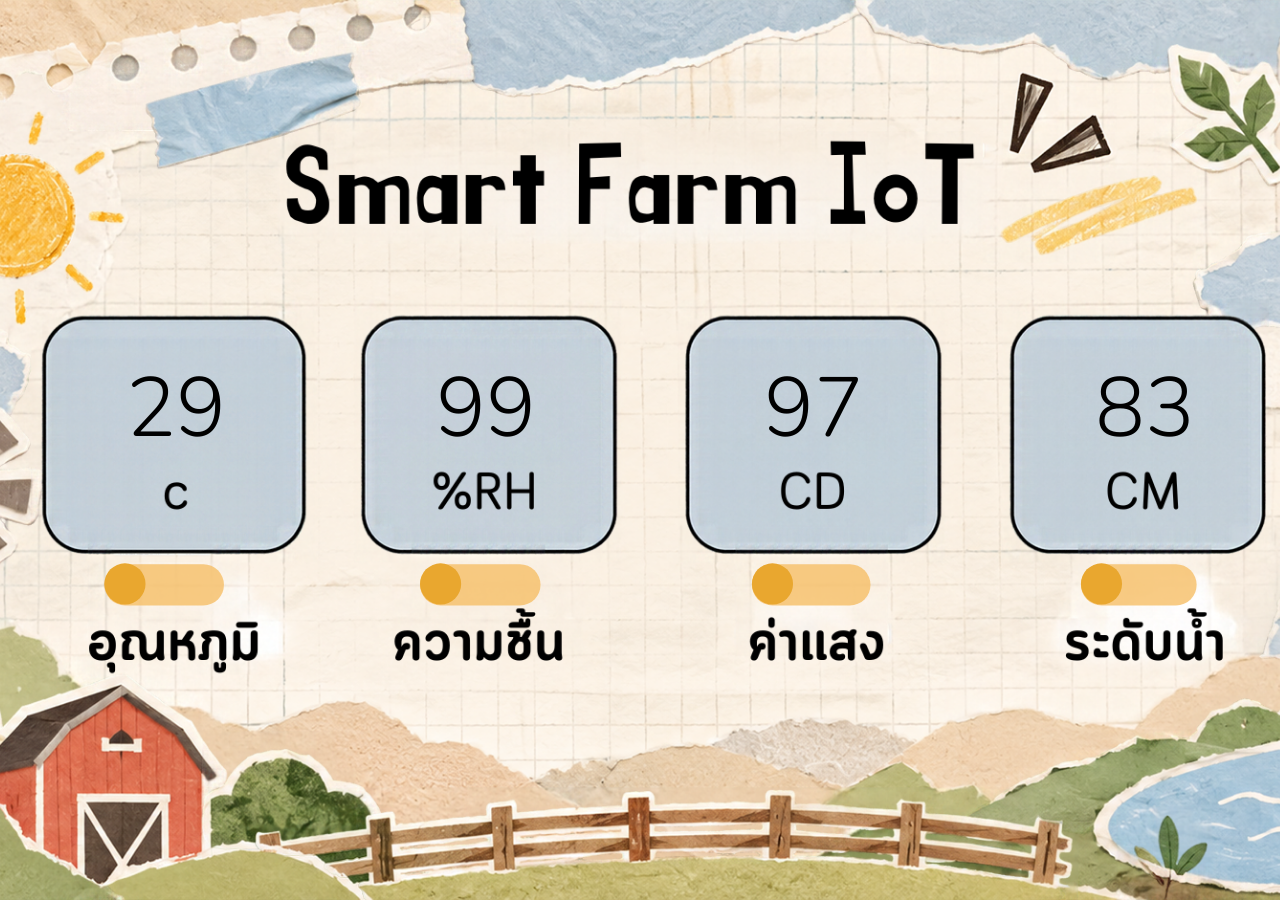
<file: index.html>
<!DOCTYPE html>
<html lang="th">
<head>
  <meta charset="UTF-8">
  <meta name="viewport" content="width=device-width, initial-scale=1">
  <title>Smart Farm IoT</title>
  <link rel="preconnect" href="https://fonts.googleapis.com">
  <link rel="preconnect" href="https://fonts.gstatic.com" crossorigin>
  <link href="https://fonts.googleapis.com/css2?family=Nunito:wght@300;400&display=swap" rel="stylesheet">
  <link rel="stylesheet" href="style.css">
</head>
<body>
  <div id="stage"></div>
  <script src="script.js"></script>
</body>
</html>
</file>
<file: style.css>
* {
  margin: 0;
  padding: 0;
  box-sizing: border-box;
}

html, body {
  width: 100%;
  height: 100%;
  overflow: hidden;
}

/* พื้นหลัง 02png.png เต็มจอ */
body {
  background: #efe6d2 url("02png.png") center center / cover no-repeat;
}

/* เวทีขนาดพิกเซลเท่าภาพต้นฉบับ */
#stage {
  position: absolute;
  left: 50%;
  top: 50%;
  width: 1672px;
  height: 941px;
  transform-origin: 0 0;
  visibility: hidden;
}

.value {
  position: absolute;
  left: 0;
  top: 0;
  white-space: nowrap;
  font-family: "Nunito", "Segoe UI", Arial, sans-serif;
  font-weight: 300;
  line-height: 1;
  color: #000;
  user-select: none;
}

/* ปุ่ม Toggle */
.toggle {
  position: absolute;
  border: 0;
  padding: 0;
  background: transparent;
  cursor: pointer;
  outline: none;
  -webkit-tap-highlight-color: transparent;
}

.toggle .track {
  position: absolute;
  left: 0;
  right: 0;
  top: 1px;
  bottom: 1px;
  border-radius: 999px;
  background: rgba(246, 190, 100, .78);
}

.toggle .knob {
  position: absolute;
  left: 0;
  top: 0;
  width: 43px;
  height: 43px;
  border-radius: 50%;
  background: #e9a72f;
  transition: transform .25s ease, background .25s ease;
}

.toggle[aria-checked="true"] .knob {
  transform: translateX(var(--travel));
  background: #d98d12;
}

.toggle:focus-visible .track {
  box-shadow: 0 0 0 3px rgba(80, 120, 170, .6);
}
</file>
